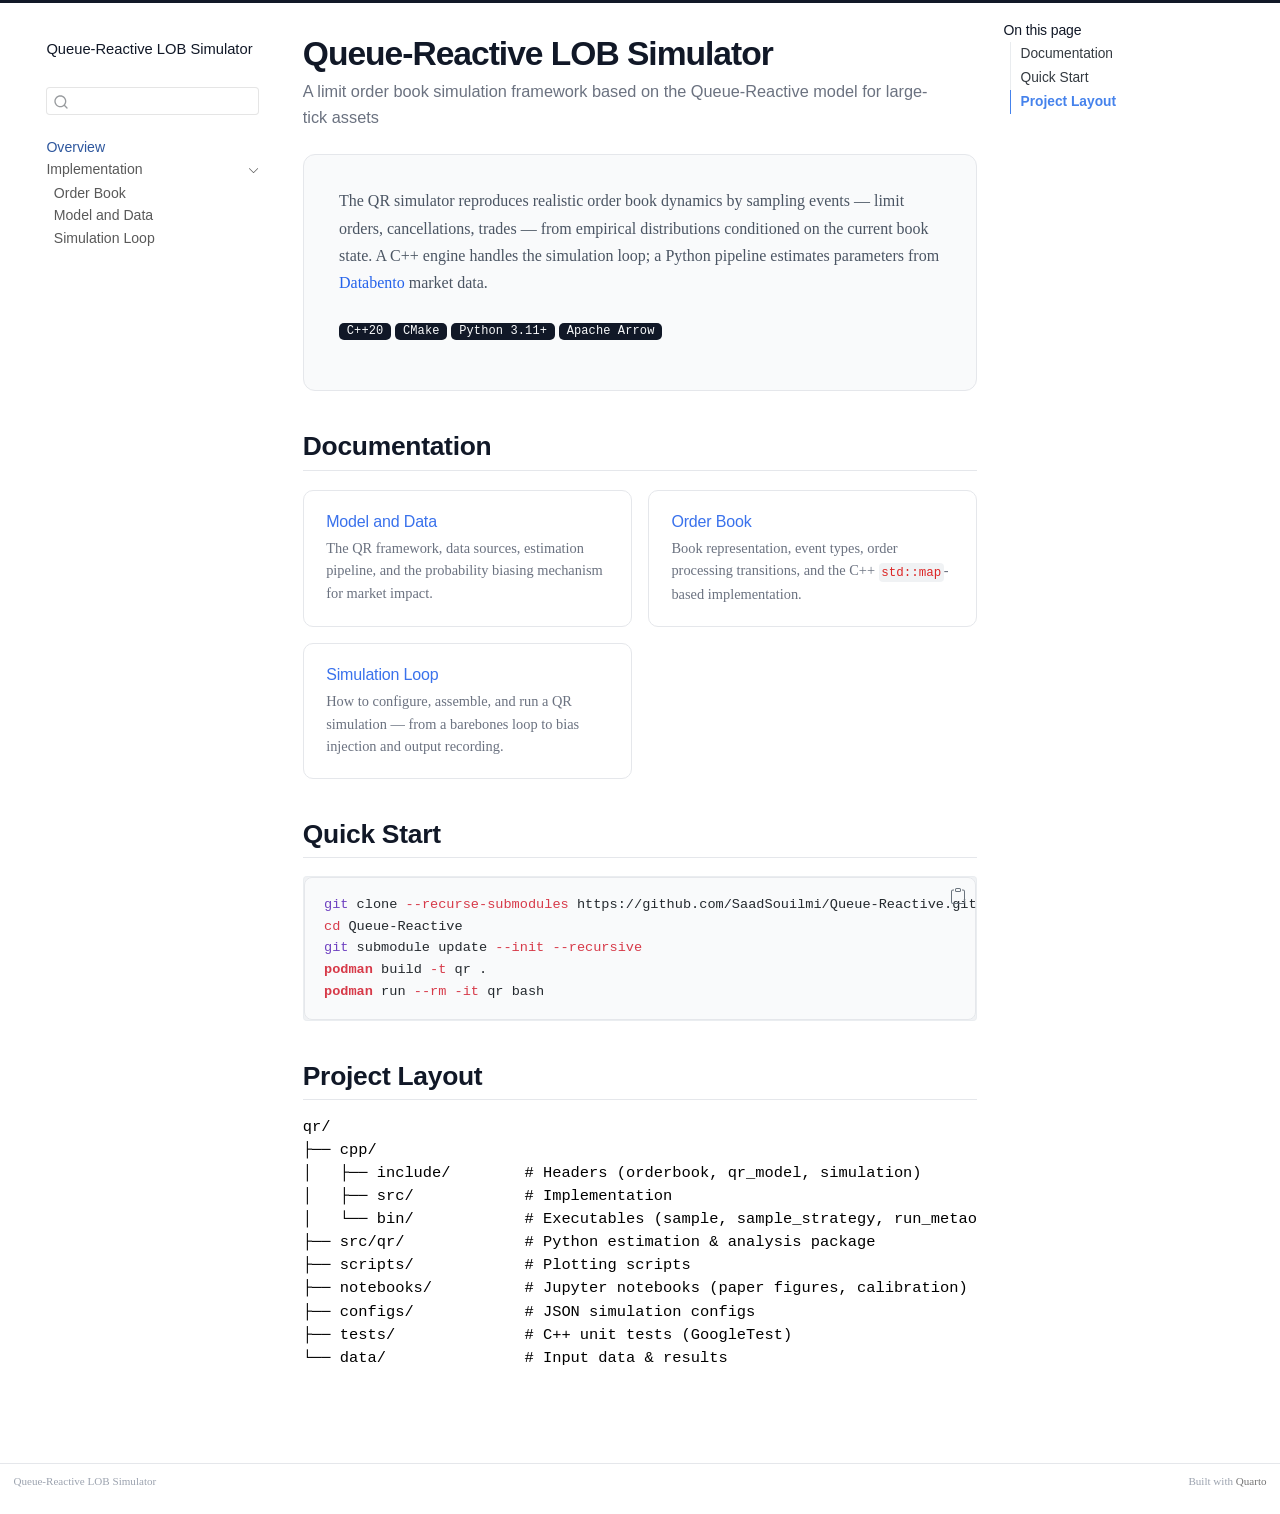
<file: index.html>
<!DOCTYPE html>
<html xmlns="http://www.w3.org/1999/xhtml" lang="en" xml:lang="en"><head>

<meta charset="utf-8">
<meta name="generator" content="quarto-1.8.27">

<meta name="viewport" content="width=device-width, initial-scale=1.0, user-scalable=yes">


<title>Queue-Reactive LOB Simulator</title>
<style>
code{white-space: pre-wrap;}
span.smallcaps{font-variant: small-caps;}
div.columns{display: flex; gap: min(4vw, 1.5em);}
div.column{flex: auto; overflow-x: auto;}
div.hanging-indent{margin-left: 1.5em; text-indent: -1.5em;}
ul.task-list{list-style: none;}
ul.task-list li input[type="checkbox"] {
  width: 0.8em;
  margin: 0 0.8em 0.2em -1em; /* quarto-specific, see https://github.com/quarto-dev/quarto-cli/issues/4556 */ 
  vertical-align: middle;
}
/* CSS for syntax highlighting */
html { -webkit-text-size-adjust: 100%; }
pre > code.sourceCode { white-space: pre; position: relative; }
pre > code.sourceCode > span { display: inline-block; line-height: 1.25; }
pre > code.sourceCode > span:empty { height: 1.2em; }
.sourceCode { overflow: visible; }
code.sourceCode > span { color: inherit; text-decoration: inherit; }
div.sourceCode { margin: 1em 0; }
pre.sourceCode { margin: 0; }
@media screen {
div.sourceCode { overflow: auto; }
}
@media print {
pre > code.sourceCode { white-space: pre-wrap; }
pre > code.sourceCode > span { text-indent: -5em; padding-left: 5em; }
}
pre.numberSource code
  { counter-reset: source-line 0; }
pre.numberSource code > span
  { position: relative; left: -4em; counter-increment: source-line; }
pre.numberSource code > span > a:first-child::before
  { content: counter(source-line);
    position: relative; left: -1em; text-align: right; vertical-align: baseline;
    border: none; display: inline-block;
    -webkit-touch-callout: none; -webkit-user-select: none;
    -khtml-user-select: none; -moz-user-select: none;
    -ms-user-select: none; user-select: none;
    padding: 0 4px; width: 4em;
  }
pre.numberSource { margin-left: 3em;  padding-left: 4px; }
div.sourceCode
  {   }
@media screen {
pre > code.sourceCode > span > a:first-child::before { text-decoration: underline; }
}
</style>


<script src="site_libs/quarto-nav/quarto-nav.js"></script>
<script src="site_libs/quarto-nav/headroom.min.js"></script>
<script src="site_libs/clipboard/clipboard.min.js"></script>
<script src="site_libs/quarto-search/autocomplete.umd.js"></script>
<script src="site_libs/quarto-search/fuse.min.js"></script>
<script src="site_libs/quarto-search/quarto-search.js"></script>
<meta name="quarto:offset" content="./">
<script src="site_libs/quarto-html/quarto.js" type="module"></script>
<script src="site_libs/quarto-html/tabsets/tabsets.js" type="module"></script>
<script src="site_libs/quarto-html/axe/axe-check.js" type="module"></script>
<script src="site_libs/quarto-html/popper.min.js"></script>
<script src="site_libs/quarto-html/tippy.umd.min.js"></script>
<script src="site_libs/quarto-html/anchor.min.js"></script>
<link href="site_libs/quarto-html/tippy.css" rel="stylesheet">
<link href="site_libs/quarto-html/quarto-syntax-highlighting-8b4baf804e461d9b72633f0de59a0cac.css" rel="stylesheet" id="quarto-text-highlighting-styles">
<script src="site_libs/bootstrap/bootstrap.min.js"></script>
<link href="site_libs/bootstrap/bootstrap-icons.css" rel="stylesheet">
<link href="site_libs/bootstrap/bootstrap-5ee32fd12e4893cbbd3c89dbebe6ed2c.min.css" rel="stylesheet" append-hash="true" id="quarto-bootstrap" data-mode="light">
<script id="quarto-search-options" type="application/json">{
  "location": "sidebar",
  "copy-button": false,
  "collapse-after": 3,
  "panel-placement": "start",
  "type": "textbox",
  "limit": 50,
  "keyboard-shortcut": [
    "f",
    "/",
    "s"
  ],
  "show-item-context": false,
  "language": {
    "search-no-results-text": "No results",
    "search-matching-documents-text": "matching documents",
    "search-copy-link-title": "Copy link to search",
    "search-hide-matches-text": "Hide additional matches",
    "search-more-match-text": "more match in this document",
    "search-more-matches-text": "more matches in this document",
    "search-clear-button-title": "Clear",
    "search-text-placeholder": "",
    "search-detached-cancel-button-title": "Cancel",
    "search-submit-button-title": "Submit",
    "search-label": "Search"
  }
}</script>


<link rel="stylesheet" href="styles.css">
</head>

<body class="nav-sidebar floating quarto-light">

<div id="quarto-search-results"></div>
  <header id="quarto-header" class="headroom fixed-top">
  <nav class="quarto-secondary-nav">
    <div class="container-fluid d-flex">
      <button type="button" class="quarto-btn-toggle btn" data-bs-toggle="collapse" role="button" data-bs-target=".quarto-sidebar-collapse-item" aria-controls="quarto-sidebar" aria-expanded="false" aria-label="Toggle sidebar navigation" onclick="if (window.quartoToggleHeadroom) { window.quartoToggleHeadroom(); }">
        <i class="bi bi-layout-text-sidebar-reverse"></i>
      </button>
        <nav class="quarto-page-breadcrumbs" aria-label="breadcrumb"><ol class="breadcrumb"><li class="breadcrumb-item"><a href="./index.html">Overview</a></li></ol></nav>
        <a class="flex-grow-1" role="navigation" data-bs-toggle="collapse" data-bs-target=".quarto-sidebar-collapse-item" aria-controls="quarto-sidebar" aria-expanded="false" aria-label="Toggle sidebar navigation" onclick="if (window.quartoToggleHeadroom) { window.quartoToggleHeadroom(); }">      
        </a>
      <button type="button" class="btn quarto-search-button" aria-label="Search" onclick="window.quartoOpenSearch();">
        <i class="bi bi-search"></i>
      </button>
    </div>
  </nav>
</header>
<!-- content -->
<div id="quarto-content" class="quarto-container page-columns page-rows-contents page-layout-full">
<!-- sidebar -->
  <nav id="quarto-sidebar" class="sidebar collapse collapse-horizontal quarto-sidebar-collapse-item sidebar-navigation floating overflow-auto">
    <div class="pt-lg-2 mt-2 text-left sidebar-header">
    <div class="sidebar-title mb-0 py-0">
      <a href="./">Queue-Reactive LOB Simulator</a> 
    </div>
      </div>
        <div class="mt-2 flex-shrink-0 align-items-center">
        <div class="sidebar-search">
        <div id="quarto-search" class="" title="Search"></div>
        </div>
        </div>
    <div class="sidebar-menu-container"> 
    <ul class="list-unstyled mt-1">
        <li class="sidebar-item">
  <div class="sidebar-item-container"> 
  <a href="./index.html" class="sidebar-item-text sidebar-link active">
 <span class="menu-text">Overview</span></a>
  </div>
</li>
        <li class="sidebar-item sidebar-item-section">
      <div class="sidebar-item-container"> 
            <a class="sidebar-item-text sidebar-link text-start" data-bs-toggle="collapse" data-bs-target="#quarto-sidebar-section-1" role="navigation" aria-expanded="true">
 <span class="menu-text">Implementation</span></a>
          <a class="sidebar-item-toggle text-start" data-bs-toggle="collapse" data-bs-target="#quarto-sidebar-section-1" role="navigation" aria-expanded="true" aria-label="Toggle section">
            <i class="bi bi-chevron-right ms-2"></i>
          </a> 
      </div>
      <ul id="quarto-sidebar-section-1" class="collapse list-unstyled sidebar-section depth1 show">  
          <li class="sidebar-item">
  <div class="sidebar-item-container"> 
  <a href="./orderbook.html" class="sidebar-item-text sidebar-link">
 <span class="menu-text">Order Book</span></a>
  </div>
</li>
          <li class="sidebar-item">
  <div class="sidebar-item-container"> 
  <a href="./model.html" class="sidebar-item-text sidebar-link">
 <span class="menu-text">Model and Data</span></a>
  </div>
</li>
          <li class="sidebar-item">
  <div class="sidebar-item-container"> 
  <a href="./simulation.html" class="sidebar-item-text sidebar-link">
 <span class="menu-text">Simulation Loop</span></a>
  </div>
</li>
      </ul>
  </li>
    </ul>
    </div>
</nav>
<div id="quarto-sidebar-glass" class="quarto-sidebar-collapse-item" data-bs-toggle="collapse" data-bs-target=".quarto-sidebar-collapse-item"></div>
<!-- margin-sidebar -->
    <div id="quarto-margin-sidebar" class="sidebar margin-sidebar">
        <nav id="TOC" role="doc-toc" class="toc-active">
    <h2 id="toc-title">On this page</h2>
   
  <ul>
  <li><a href="#documentation" id="toc-documentation" class="nav-link active" data-scroll-target="#documentation">Documentation</a></li>
  <li><a href="#quick-start" id="toc-quick-start" class="nav-link" data-scroll-target="#quick-start">Quick Start</a></li>
  <li><a href="#project-layout" id="toc-project-layout" class="nav-link" data-scroll-target="#project-layout">Project Layout</a></li>
  </ul>
</nav>
    </div>
<!-- main -->
<main class="content column-body" id="quarto-document-content">

<header id="title-block-header" class="quarto-title-block default">
<div class="quarto-title">
<h1 class="title">Queue-Reactive LOB Simulator</h1>
<p class="subtitle lead">A limit order book simulation framework based on the Queue-Reactive model for large-tick assets</p>
</div>



<div class="quarto-title-meta column-body">

    
  
    
  </div>
  


</header>


<div class="hero">
<div class="hero-content">
<p>The QR simulator reproduces realistic order book dynamics by sampling events — limit orders, cancellations, trades — from empirical distributions conditioned on the current book state. A C++ engine handles the simulation loop; a Python pipeline estimates parameters from <a href="https://databento.com">Databento</a> market data.</p>
<div class="hero-badges">
<p><span class="badge">C++20</span> <span class="badge">CMake</span> <span class="badge">Python 3.11+</span> <span class="badge">Apache Arrow</span></p>
</div>
</div>
</div>
<section id="documentation" class="level2">
<h2 class="anchored" data-anchor-id="documentation">Documentation</h2>
<div class="card-grid">
<section id="model-and-data" class="level3 doc-card">
<h3 class="anchored" data-anchor-id="model-and-data"><a href="./model.html">Model and Data</a></h3>
<p>The QR framework, data sources, estimation pipeline, and the probability biasing mechanism for market impact.</p>
</section>
<section id="order-book" class="level3 doc-card">
<h3 class="anchored" data-anchor-id="order-book"><a href="./orderbook.html">Order Book</a></h3>
<p>Book representation, event types, order processing transitions, and the C++ <code>std::map</code>-based implementation.</p>
</section>
<section id="simulation-loop" class="level3 doc-card">
<h3 class="anchored" data-anchor-id="simulation-loop"><a href="./simulation.html">Simulation Loop</a></h3>
<p>How to configure, assemble, and run a QR simulation — from a barebones loop to bias injection and output recording.</p>
</section>
</div>
</section>
<section id="quick-start" class="level2">
<h2 class="anchored" data-anchor-id="quick-start">Quick Start</h2>
<div class="code-copy-outer-scaffold"><div class="sourceCode" id="cb1"><pre class="sourceCode bash code-with-copy"><code class="sourceCode bash"><span id="cb1-1"><a href="#cb1-1" aria-hidden="true" tabindex="-1"></a><span class="fu">git</span> clone <span class="at">--recurse-submodules</span> https://github.com/SaadSouilmi/Queue-Reactive.git</span>
<span id="cb1-2"><a href="#cb1-2" aria-hidden="true" tabindex="-1"></a><span class="bu">cd</span> Queue-Reactive</span>
<span id="cb1-3"><a href="#cb1-3" aria-hidden="true" tabindex="-1"></a><span class="fu">git</span> submodule update <span class="at">--init</span> <span class="at">--recursive</span></span>
<span id="cb1-4"><a href="#cb1-4" aria-hidden="true" tabindex="-1"></a><span class="ex">podman</span> build <span class="at">-t</span> qr .</span>
<span id="cb1-5"><a href="#cb1-5" aria-hidden="true" tabindex="-1"></a><span class="ex">podman</span> run <span class="at">--rm</span> <span class="at">-it</span> qr bash</span></code></pre></div><button title="Copy to Clipboard" class="code-copy-button"><i class="bi"></i></button></div>
</section>
<section id="project-layout" class="level2">
<h2 class="anchored" data-anchor-id="project-layout">Project Layout</h2>
<pre><code>qr/
├── cpp/
│   ├── include/        # Headers (orderbook, qr_model, simulation)
│   ├── src/            # Implementation
│   └── bin/            # Executables (sample, sample_strategy, run_metaorder, ...)
├── src/qr/             # Python estimation &amp; analysis package
├── scripts/            # Plotting scripts
├── notebooks/          # Jupyter notebooks (paper figures, calibration)
├── configs/            # JSON simulation configs
├── tests/              # C++ unit tests (GoogleTest)
└── data/               # Input data &amp; results</code></pre>


</section>

</main> <!-- /main -->
<script id="quarto-html-after-body" type="application/javascript">
  window.document.addEventListener("DOMContentLoaded", function (event) {
    const icon = "";
    const anchorJS = new window.AnchorJS();
    anchorJS.options = {
      placement: 'right',
      icon: icon
    };
    anchorJS.add('.anchored');
    const isCodeAnnotation = (el) => {
      for (const clz of el.classList) {
        if (clz.startsWith('code-annotation-')) {                     
          return true;
        }
      }
      return false;
    }
    const onCopySuccess = function(e) {
      // button target
      const button = e.trigger;
      // don't keep focus
      button.blur();
      // flash "checked"
      button.classList.add('code-copy-button-checked');
      var currentTitle = button.getAttribute("title");
      button.setAttribute("title", "Copied!");
      let tooltip;
      if (window.bootstrap) {
        button.setAttribute("data-bs-toggle", "tooltip");
        button.setAttribute("data-bs-placement", "left");
        button.setAttribute("data-bs-title", "Copied!");
        tooltip = new bootstrap.Tooltip(button, 
          { trigger: "manual", 
            customClass: "code-copy-button-tooltip",
            offset: [0, -8]});
        tooltip.show();    
      }
      setTimeout(function() {
        if (tooltip) {
          tooltip.hide();
          button.removeAttribute("data-bs-title");
          button.removeAttribute("data-bs-toggle");
          button.removeAttribute("data-bs-placement");
        }
        button.setAttribute("title", currentTitle);
        button.classList.remove('code-copy-button-checked');
      }, 1000);
      // clear code selection
      e.clearSelection();
    }
    const getTextToCopy = function(trigger) {
      const outerScaffold = trigger.parentElement.cloneNode(true);
      const codeEl = outerScaffold.querySelector('code');
      for (const childEl of codeEl.children) {
        if (isCodeAnnotation(childEl)) {
          childEl.remove();
        }
      }
      return codeEl.innerText;
    }
    const clipboard = new window.ClipboardJS('.code-copy-button:not([data-in-quarto-modal])', {
      text: getTextToCopy
    });
    clipboard.on('success', onCopySuccess);
    if (window.document.getElementById('quarto-embedded-source-code-modal')) {
      const clipboardModal = new window.ClipboardJS('.code-copy-button[data-in-quarto-modal]', {
        text: getTextToCopy,
        container: window.document.getElementById('quarto-embedded-source-code-modal')
      });
      clipboardModal.on('success', onCopySuccess);
    }
      var localhostRegex = new RegExp(/^(?:http|https):\/\/localhost\:?[0-9]*\//);
      var mailtoRegex = new RegExp(/^mailto:/);
        var filterRegex = new RegExp("https:\/\/SaadSouilmi\.github\.io\/Queue-Reactive\/");
      var isInternal = (href) => {
          return filterRegex.test(href) || localhostRegex.test(href) || mailtoRegex.test(href);
      }
      // Inspect non-navigation links and adorn them if external
     var links = window.document.querySelectorAll('a[href]:not(.nav-link):not(.navbar-brand):not(.toc-action):not(.sidebar-link):not(.sidebar-item-toggle):not(.pagination-link):not(.no-external):not([aria-hidden]):not(.dropdown-item):not(.quarto-navigation-tool):not(.about-link)');
      for (var i=0; i<links.length; i++) {
        const link = links[i];
        if (!isInternal(link.href)) {
          // undo the damage that might have been done by quarto-nav.js in the case of
          // links that we want to consider external
          if (link.dataset.originalHref !== undefined) {
            link.href = link.dataset.originalHref;
          }
        }
      }
    function tippyHover(el, contentFn, onTriggerFn, onUntriggerFn) {
      const config = {
        allowHTML: true,
        maxWidth: 500,
        delay: 100,
        arrow: false,
        appendTo: function(el) {
            return el.parentElement;
        },
        interactive: true,
        interactiveBorder: 10,
        theme: 'quarto',
        placement: 'bottom-start',
      };
      if (contentFn) {
        config.content = contentFn;
      }
      if (onTriggerFn) {
        config.onTrigger = onTriggerFn;
      }
      if (onUntriggerFn) {
        config.onUntrigger = onUntriggerFn;
      }
      window.tippy(el, config); 
    }
    const noterefs = window.document.querySelectorAll('a[role="doc-noteref"]');
    for (var i=0; i<noterefs.length; i++) {
      const ref = noterefs[i];
      tippyHover(ref, function() {
        // use id or data attribute instead here
        let href = ref.getAttribute('data-footnote-href') || ref.getAttribute('href');
        try { href = new URL(href).hash; } catch {}
        const id = href.replace(/^#\/?/, "");
        const note = window.document.getElementById(id);
        if (note) {
          return note.innerHTML;
        } else {
          return "";
        }
      });
    }
    const xrefs = window.document.querySelectorAll('a.quarto-xref');
    const processXRef = (id, note) => {
      // Strip column container classes
      const stripColumnClz = (el) => {
        el.classList.remove("page-full", "page-columns");
        if (el.children) {
          for (const child of el.children) {
            stripColumnClz(child);
          }
        }
      }
      stripColumnClz(note)
      if (id === null || id.startsWith('sec-')) {
        // Special case sections, only their first couple elements
        const container = document.createElement("div");
        if (note.children && note.children.length > 2) {
          container.appendChild(note.children[0].cloneNode(true));
          for (let i = 1; i < note.children.length; i++) {
            const child = note.children[i];
            if (child.tagName === "P" && child.innerText === "") {
              continue;
            } else {
              container.appendChild(child.cloneNode(true));
              break;
            }
          }
          if (window.Quarto?.typesetMath) {
            window.Quarto.typesetMath(container);
          }
          return container.innerHTML
        } else {
          if (window.Quarto?.typesetMath) {
            window.Quarto.typesetMath(note);
          }
          return note.innerHTML;
        }
      } else {
        // Remove any anchor links if they are present
        const anchorLink = note.querySelector('a.anchorjs-link');
        if (anchorLink) {
          anchorLink.remove();
        }
        if (window.Quarto?.typesetMath) {
          window.Quarto.typesetMath(note);
        }
        if (note.classList.contains("callout")) {
          return note.outerHTML;
        } else {
          return note.innerHTML;
        }
      }
    }
    for (var i=0; i<xrefs.length; i++) {
      const xref = xrefs[i];
      tippyHover(xref, undefined, function(instance) {
        instance.disable();
        let url = xref.getAttribute('href');
        let hash = undefined; 
        if (url.startsWith('#')) {
          hash = url;
        } else {
          try { hash = new URL(url).hash; } catch {}
        }
        if (hash) {
          const id = hash.replace(/^#\/?/, "");
          const note = window.document.getElementById(id);
          if (note !== null) {
            try {
              const html = processXRef(id, note.cloneNode(true));
              instance.setContent(html);
            } finally {
              instance.enable();
              instance.show();
            }
          } else {
            // See if we can fetch this
            fetch(url.split('#')[0])
            .then(res => res.text())
            .then(html => {
              const parser = new DOMParser();
              const htmlDoc = parser.parseFromString(html, "text/html");
              const note = htmlDoc.getElementById(id);
              if (note !== null) {
                const html = processXRef(id, note);
                instance.setContent(html);
              } 
            }).finally(() => {
              instance.enable();
              instance.show();
            });
          }
        } else {
          // See if we can fetch a full url (with no hash to target)
          // This is a special case and we should probably do some content thinning / targeting
          fetch(url)
          .then(res => res.text())
          .then(html => {
            const parser = new DOMParser();
            const htmlDoc = parser.parseFromString(html, "text/html");
            const note = htmlDoc.querySelector('main.content');
            if (note !== null) {
              // This should only happen for chapter cross references
              // (since there is no id in the URL)
              // remove the first header
              if (note.children.length > 0 && note.children[0].tagName === "HEADER") {
                note.children[0].remove();
              }
              const html = processXRef(null, note);
              instance.setContent(html);
            } 
          }).finally(() => {
            instance.enable();
            instance.show();
          });
        }
      }, function(instance) {
      });
    }
        let selectedAnnoteEl;
        const selectorForAnnotation = ( cell, annotation) => {
          let cellAttr = 'data-code-cell="' + cell + '"';
          let lineAttr = 'data-code-annotation="' +  annotation + '"';
          const selector = 'span[' + cellAttr + '][' + lineAttr + ']';
          return selector;
        }
        const selectCodeLines = (annoteEl) => {
          const doc = window.document;
          const targetCell = annoteEl.getAttribute("data-target-cell");
          const targetAnnotation = annoteEl.getAttribute("data-target-annotation");
          const annoteSpan = window.document.querySelector(selectorForAnnotation(targetCell, targetAnnotation));
          const lines = annoteSpan.getAttribute("data-code-lines").split(",");
          const lineIds = lines.map((line) => {
            return targetCell + "-" + line;
          })
          let top = null;
          let height = null;
          let parent = null;
          if (lineIds.length > 0) {
              //compute the position of the single el (top and bottom and make a div)
              const el = window.document.getElementById(lineIds[0]);
              top = el.offsetTop;
              height = el.offsetHeight;
              parent = el.parentElement.parentElement;
            if (lineIds.length > 1) {
              const lastEl = window.document.getElementById(lineIds[lineIds.length - 1]);
              const bottom = lastEl.offsetTop + lastEl.offsetHeight;
              height = bottom - top;
            }
            if (top !== null && height !== null && parent !== null) {
              // cook up a div (if necessary) and position it 
              let div = window.document.getElementById("code-annotation-line-highlight");
              if (div === null) {
                div = window.document.createElement("div");
                div.setAttribute("id", "code-annotation-line-highlight");
                div.style.position = 'absolute';
                parent.appendChild(div);
              }
              div.style.top = top - 2 + "px";
              div.style.height = height + 4 + "px";
              div.style.left = 0;
              let gutterDiv = window.document.getElementById("code-annotation-line-highlight-gutter");
              if (gutterDiv === null) {
                gutterDiv = window.document.createElement("div");
                gutterDiv.setAttribute("id", "code-annotation-line-highlight-gutter");
                gutterDiv.style.position = 'absolute';
                const codeCell = window.document.getElementById(targetCell);
                const gutter = codeCell.querySelector('.code-annotation-gutter');
                gutter.appendChild(gutterDiv);
              }
              gutterDiv.style.top = top - 2 + "px";
              gutterDiv.style.height = height + 4 + "px";
            }
            selectedAnnoteEl = annoteEl;
          }
        };
        const unselectCodeLines = () => {
          const elementsIds = ["code-annotation-line-highlight", "code-annotation-line-highlight-gutter"];
          elementsIds.forEach((elId) => {
            const div = window.document.getElementById(elId);
            if (div) {
              div.remove();
            }
          });
          selectedAnnoteEl = undefined;
        };
          // Handle positioning of the toggle
      window.addEventListener(
        "resize",
        throttle(() => {
          elRect = undefined;
          if (selectedAnnoteEl) {
            selectCodeLines(selectedAnnoteEl);
          }
        }, 10)
      );
      function throttle(fn, ms) {
      let throttle = false;
      let timer;
        return (...args) => {
          if(!throttle) { // first call gets through
              fn.apply(this, args);
              throttle = true;
          } else { // all the others get throttled
              if(timer) clearTimeout(timer); // cancel #2
              timer = setTimeout(() => {
                fn.apply(this, args);
                timer = throttle = false;
              }, ms);
          }
        };
      }
        // Attach click handler to the DT
        const annoteDls = window.document.querySelectorAll('dt[data-target-cell]');
        for (const annoteDlNode of annoteDls) {
          annoteDlNode.addEventListener('click', (event) => {
            const clickedEl = event.target;
            if (clickedEl !== selectedAnnoteEl) {
              unselectCodeLines();
              const activeEl = window.document.querySelector('dt[data-target-cell].code-annotation-active');
              if (activeEl) {
                activeEl.classList.remove('code-annotation-active');
              }
              selectCodeLines(clickedEl);
              clickedEl.classList.add('code-annotation-active');
            } else {
              // Unselect the line
              unselectCodeLines();
              clickedEl.classList.remove('code-annotation-active');
            }
          });
        }
    const findCites = (el) => {
      const parentEl = el.parentElement;
      if (parentEl) {
        const cites = parentEl.dataset.cites;
        if (cites) {
          return {
            el,
            cites: cites.split(' ')
          };
        } else {
          return findCites(el.parentElement)
        }
      } else {
        return undefined;
      }
    };
    var bibliorefs = window.document.querySelectorAll('a[role="doc-biblioref"]');
    for (var i=0; i<bibliorefs.length; i++) {
      const ref = bibliorefs[i];
      const citeInfo = findCites(ref);
      if (citeInfo) {
        tippyHover(citeInfo.el, function() {
          var popup = window.document.createElement('div');
          citeInfo.cites.forEach(function(cite) {
            var citeDiv = window.document.createElement('div');
            citeDiv.classList.add('hanging-indent');
            citeDiv.classList.add('csl-entry');
            var biblioDiv = window.document.getElementById('ref-' + cite);
            if (biblioDiv) {
              citeDiv.innerHTML = biblioDiv.innerHTML;
            }
            popup.appendChild(citeDiv);
          });
          return popup.innerHTML;
        });
      }
    }
  });
  </script>
</div> <!-- /content -->
<footer class="footer">
  <div class="nav-footer">
    <div class="nav-footer-left">
<p>Queue-Reactive LOB Simulator</p>
</div>   
    <div class="nav-footer-center">
      &nbsp;
    </div>
    <div class="nav-footer-right">
<p>Built with <a href="https://quarto.org/">Quarto</a></p>
</div>
  </div>
</footer>




</body></html>
</file>
<file: site_libs/quarto-html/tippy.css>
.tippy-box[data-animation=fade][data-state=hidden]{opacity:0}[data-tippy-root]{max-width:calc(100vw - 10px)}.tippy-box{position:relative;background-color:#333;color:#fff;border-radius:4px;font-size:14px;line-height:1.4;white-space:normal;outline:0;transition-property:transform,visibility,opacity}.tippy-box[data-placement^=top]>.tippy-arrow{bottom:0}.tippy-box[data-placement^=top]>.tippy-arrow:before{bottom:-7px;left:0;border-width:8px 8px 0;border-top-color:initial;transform-origin:center top}.tippy-box[data-placement^=bottom]>.tippy-arrow{top:0}.tippy-box[data-placement^=bottom]>.tippy-arrow:before{top:-7px;left:0;border-width:0 8px 8px;border-bottom-color:initial;transform-origin:center bottom}.tippy-box[data-placement^=left]>.tippy-arrow{right:0}.tippy-box[data-placement^=left]>.tippy-arrow:before{border-width:8px 0 8px 8px;border-left-color:initial;right:-7px;transform-origin:center left}.tippy-box[data-placement^=right]>.tippy-arrow{left:0}.tippy-box[data-placement^=right]>.tippy-arrow:before{left:-7px;border-width:8px 8px 8px 0;border-right-color:initial;transform-origin:center right}.tippy-box[data-inertia][data-state=visible]{transition-timing-function:cubic-bezier(.54,1.5,.38,1.11)}.tippy-arrow{width:16px;height:16px;color:#333}.tippy-arrow:before{content:"";position:absolute;border-color:transparent;border-style:solid}.tippy-content{position:relative;padding:5px 9px;z-index:1}
</file>
<file: site_libs/quarto-html/quarto-syntax-highlighting-8b4baf804e461d9b72633f0de59a0cac.css>
/* quarto syntax highlight colors */
:root {
  --quarto-hl-al-color: #ff5555;
  --quarto-hl-an-color: #6a737d;
  --quarto-hl-at-color: #d73a49;
  --quarto-hl-bn-color: #005cc5;
  --quarto-hl-bu-color: #d73a49;
  --quarto-hl-ch-color: #032f62;
  --quarto-hl-co-color: #6a737d;
  --quarto-hl-cv-color: #6a737d;
  --quarto-hl-cn-color: #005cc5;
  --quarto-hl-cf-color: #d73a49;
  --quarto-hl-dt-color: #d73a49;
  --quarto-hl-dv-color: #005cc5;
  --quarto-hl-do-color: #6a737d;
  --quarto-hl-er-color: #ff5555;
  --quarto-hl-ex-color: #d73a49;
  --quarto-hl-fl-color: #005cc5;
  --quarto-hl-fu-color: #6f42c1;
  --quarto-hl-im-color: #032f62;
  --quarto-hl-in-color: #6a737d;
  --quarto-hl-kw-color: #d73a49;
  --quarto-hl-op-color: #24292e;
  --quarto-hl-pp-color: #d73a49;
  --quarto-hl-re-color: #6a737d;
  --quarto-hl-sc-color: #005cc5;
  --quarto-hl-ss-color: #032f62;
  --quarto-hl-st-color: #032f62;
  --quarto-hl-va-color: #e36209;
  --quarto-hl-vs-color: #032f62;
  --quarto-hl-wa-color: #ff5555;
}

/* other quarto variables */
:root {
  --quarto-font-monospace: SFMono-Regular, Menlo, Monaco, Consolas, "Liberation Mono", "Courier New", monospace;
}

/* syntax highlight based on Pandoc's rules */
pre > code.sourceCode > span {
  color: #24292e;
}

code.sourceCode > span {
  color: #24292e;
}

div.sourceCode,
div.sourceCode pre.sourceCode {
  color: #24292e;
}

/* Normal */
code span {
  color: #24292e;
}

/* Alert */
code span.al {
  font-weight: bold;
  color: #ff5555;
}

/* Annotation */
code span.an {
  color: #6a737d;
}

/* Attribute */
code span.at {
  color: #d73a49;
}

/* BaseN */
code span.bn {
  color: #005cc5;
}

/* BuiltIn */
code span.bu {
  color: #d73a49;
}

/* ControlFlow */
code span.cf {
  color: #d73a49;
}

/* Char */
code span.ch {
  color: #032f62;
}

/* Constant */
code span.cn {
  color: #005cc5;
}

/* Comment */
code span.co {
  color: #6a737d;
}

/* CommentVar */
code span.cv {
  color: #6a737d;
}

/* Documentation */
code span.do {
  color: #6a737d;
}

/* DataType */
code span.dt {
  color: #d73a49;
}

/* DecVal */
code span.dv {
  color: #005cc5;
}

/* Error */
code span.er {
  color: #ff5555;
  text-decoration: underline;
}

/* Extension */
code span.ex {
  font-weight: bold;
  color: #d73a49;
}

/* Float */
code span.fl {
  color: #005cc5;
}

/* Function */
code span.fu {
  color: #6f42c1;
}

/* Import */
code span.im {
  color: #032f62;
}

/* Information */
code span.in {
  color: #6a737d;
}

/* Keyword */
code span.kw {
  color: #d73a49;
}

/* Operator */
code span.op {
  color: #24292e;
}

/* Preprocessor */
code span.pp {
  color: #d73a49;
}

/* RegionMarker */
code span.re {
  color: #6a737d;
}

/* SpecialChar */
code span.sc {
  color: #005cc5;
}

/* SpecialString */
code span.ss {
  color: #032f62;
}

/* String */
code span.st {
  color: #032f62;
}

/* Variable */
code span.va {
  color: #e36209;
}

/* VerbatimString */
code span.vs {
  color: #032f62;
}

/* Warning */
code span.wa {
  color: #ff5555;
}

.prevent-inlining {
  content: "</";
}

/*# sourceMappingURL=d5869c7ef605691dccb382f9093b1d67.css.map */
</file>
<file: styles.css>
/* ── Modern clean style ── */

/* Top accent */
body {
  border-top: 3px solid #111827;
}

/* Title */
.quarto-title h1.title {
  font-weight: 700;
  letter-spacing: -0.03em;
  color: #111827;
  font-size: 2.1rem;
}

.quarto-title .subtitle {
  font-style: normal;
  color: #6b7280;
  font-size: 1.02rem;
  font-weight: 400;
  line-height: 1.6;
  max-width: 640px;
}

/* ── Hero section (index page) ── */

.hero {
  background: #f9fafb;
  border: 1px solid #e5e7eb;
  border-radius: 12px;
  padding: 2rem 2.2rem;
  margin: 1rem 0 2.5rem 0;
}

.hero-content {
  font-size: 1rem;
  line-height: 1.7;
  color: #4b5563;
  max-width: 720px;
}

.hero-content a {
  font-weight: 500;
}

.hero-badges {
  margin-top: 1.2rem;
  display: flex;
  flex-wrap: wrap;
  gap: 0.45rem;
}

.badge {
  display: inline-block;
  background: #111827;
  color: #f9fafb;
  font-size: 0.75rem;
  font-weight: 500;
  padding: 0.2em 0.65em;
  border-radius: 5px;
  letter-spacing: 0.01em;
  font-family: 'JetBrains Mono', 'Fira Code', monospace;
}

/* ── Documentation cards ── */

.card-grid {
  display: grid;
  grid-template-columns: repeat(auto-fill, minmax(280px, 1fr));
  gap: 1rem;
  margin: 1.2rem 0 2rem 0;
}

.doc-card {
  background: #fff;
  border: 1px solid #e5e7eb;
  border-radius: 10px;
  padding: 1.3rem 1.4rem;
  transition: border-color 0.15s ease, box-shadow 0.15s ease;
}

.doc-card:hover {
  border-color: #9ca3af;
  box-shadow: 0 2px 12px rgba(0, 0, 0, 0.06);
}

.doc-card h3 {
  font-size: 1rem;
  font-weight: 600;
  margin-top: 0;
  margin-bottom: 0.4rem;
  border: none;
  padding: 0;
}

.doc-card p {
  font-size: 0.9rem;
  color: #6b7280;
  line-height: 1.55;
  margin: 0;
}

/* ── Sidebar ── */

.sidebar-title {
  font-weight: 600;
  font-size: 0.92rem;
  color: #111827;
}

.sidebar-item .sidebar-item-text {
  font-size: 0.88rem;
}

.sidebar .sidebar-section .sidebar-item.active .sidebar-item-text {
  font-weight: 600;
  color: #111827;
}

/* ── Headings ── */

h1, h2, h3, h4 {
  color: #111827;
  font-weight: 600;
  letter-spacing: -0.01em;
}

h2 {
  border-bottom: 1px solid #e5e7eb;
  padding-bottom: 0.4rem;
  margin-top: 2.5rem;
}

h3 {
  margin-top: 2rem;
}

/* ── Links ── */

a {
  color: #2563eb;
  text-decoration: none;
}

a:hover {
  color: #1d4ed8;
  text-decoration: underline;
}

/* ── Code blocks ── */

pre.sourceCode {
  background: #f9fafb;
  border: 1px solid #e5e7eb;
  border-radius: 8px;
  padding: 1rem 1.2rem;
  font-size: 0.85rem;
  line-height: 1.6;
}

code {
  color: #dc2626;
  background: #f3f4f6;
  padding: 0.12em 0.35em;
  border-radius: 4px;
  font-size: 0.87em;
}

pre code {
  color: inherit;
  background: none;
  padding: 0;
}

/* ── Tables ── */

table {
  font-size: 0.9rem;
  border-collapse: collapse;
  width: 100%;
  margin: 1.5rem 0;
}

thead {
  border-bottom: 2px solid #111827;
}

th {
  font-weight: 600;
  color: #111827;
  padding: 0.55rem 0.8rem;
  text-align: left;
}

td {
  padding: 0.5rem 0.8rem;
  border-bottom: 1px solid #e5e7eb;
}

tbody tr:hover {
  background: #f9fafb;
}

/* ── Callouts ── */

.callout {
  border-radius: 8px;
  margin: 1.5rem 0;
}

/* ── Mermaid diagrams ── */

.mermaid svg {
  max-width: 100%;
}

/* ── Block quotes ── */

blockquote {
  border-left: 3px solid #111827;
  padding-left: 1.2rem;
  color: #6b7280;
  font-style: italic;
  margin: 1.5rem 0;
}

/* ── Page footer ── */

.nav-footer {
  font-size: 0.84rem;
  color: #9ca3af;
  border-top: 1px solid #e5e7eb;
}

/* ── TOC ── */

.sidebar nav[role="doc-toc"] a {
  font-size: 0.86rem;
  color: #6b7280;
}

.sidebar nav[role="doc-toc"] a.active {
  color: #111827;
  font-weight: 600;
}

/* ── Math display ── */

.math.display {
  margin: 1.5rem 0;
  padding: 0.8rem 1rem;
  background: #f9fafb;
  border-radius: 6px;
}
</file>
